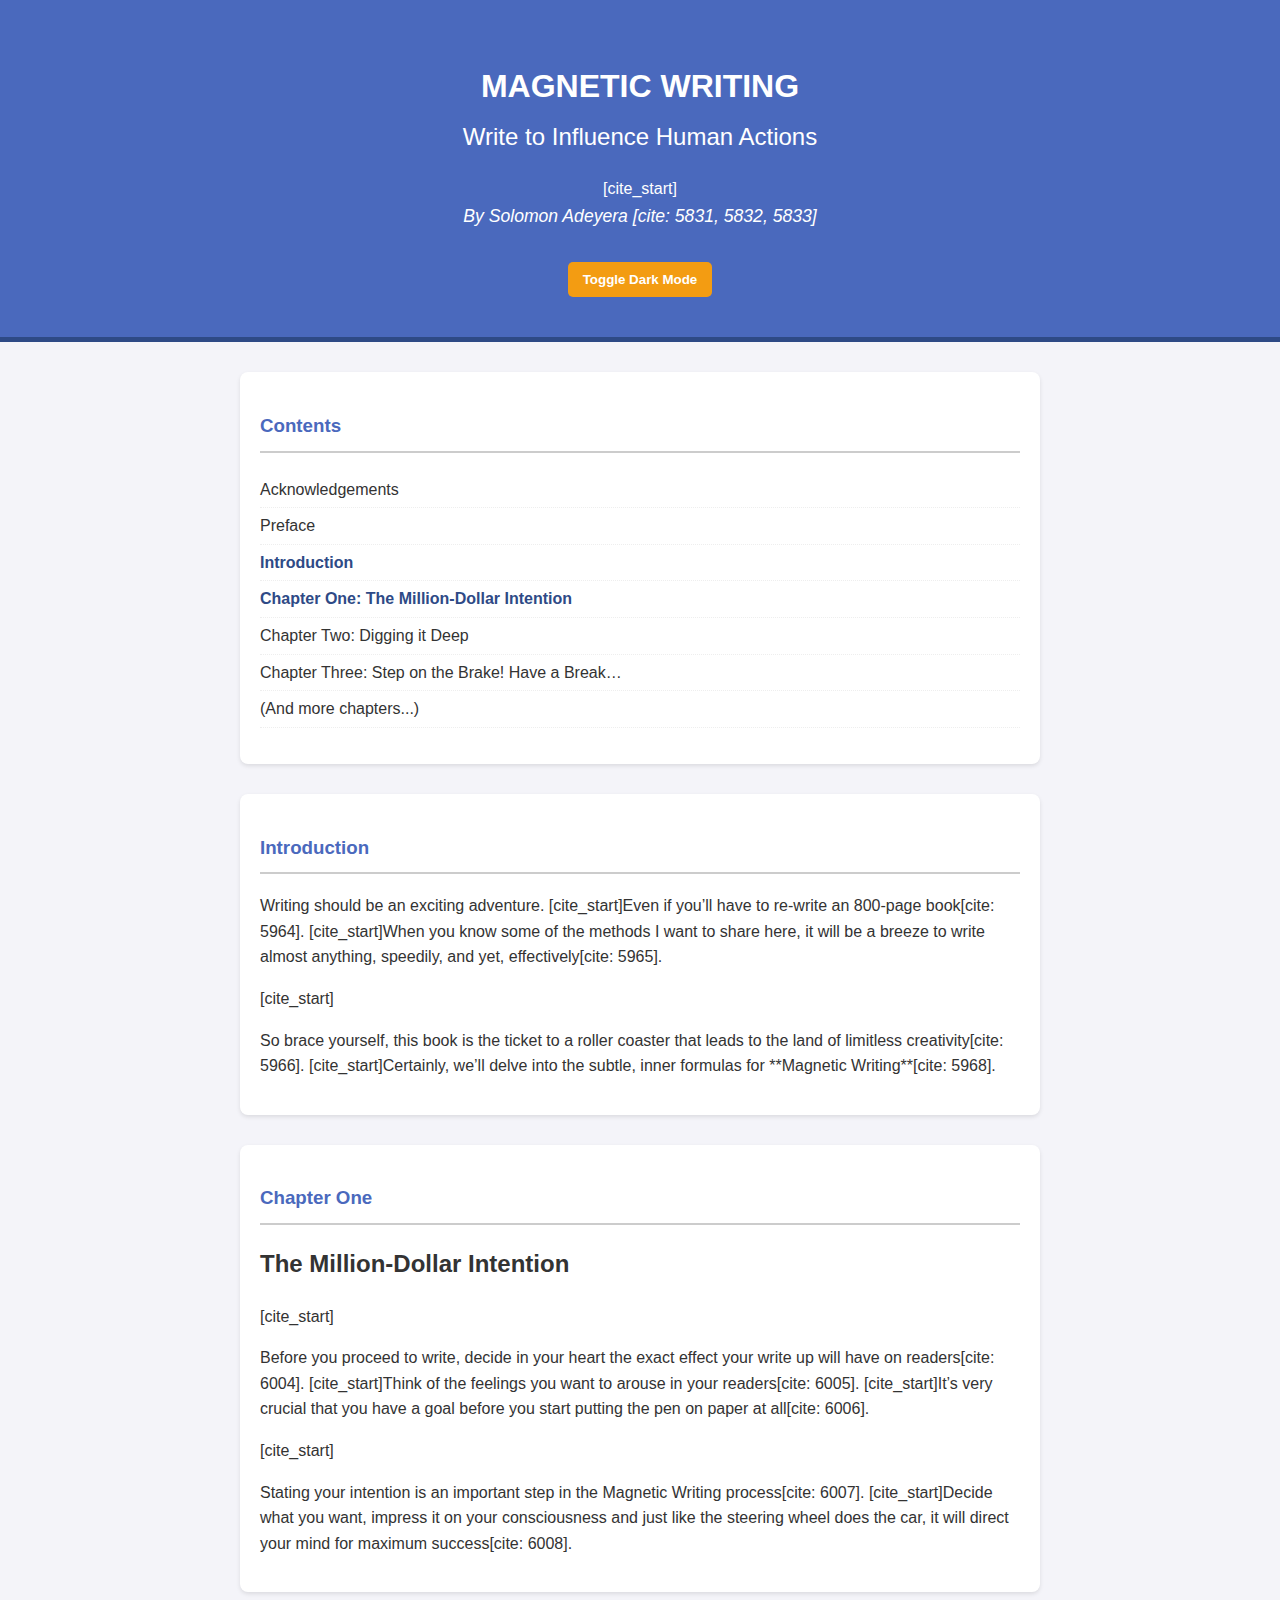
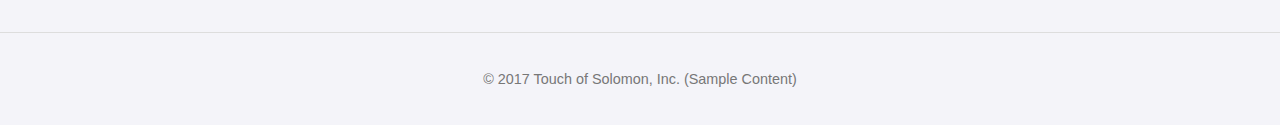
<file: book/index.html>
<!DOCTYPE html>
<html lang="en">
<head>
    <meta charset="UTF-8">
    <meta name="viewport" content="width=device-width, initial-scale=1.0">
    <title>Magnetic Writing Ebook</title>
    <link rel="stylesheet" href="style.css">
 <script src="script.js"></script>
    <script>
        tailwind.config = {
            theme: {
                extend: {
                    fontFamily: { sans: ['Inter', 'sans-serif'], },
                    colors: { midnight: '#030712', surface: '#111827', pink: '#f472b6', cyan: '#06b6d4', },
                }
            }
        }
    </script>   
</head>
<body>

    <header>
        <h1>MAGNETIC WRITING</h1>
        <h2>Write to Influence Human Actions</h2>
        [cite_start]<p class="author">By Solomon Adeyera [cite: 5831, 5832, 5833]</p>
        <button id="theme-toggle">Toggle Dark Mode</button>
    </header>

    <main>
        <section id="table-of-contents">
            <h3>Contents</h3>
            <ul>
                <li>Acknowledgements</li>
                <li>Preface</li>
                <li><a href="#introduction">Introduction</a></li>
                <li><a href="#chapter-one">Chapter One: The Million-Dollar Intention</a></li>
                <li>Chapter Two: Digging it Deep</li>
                <li>Chapter Three: Step on the Brake! Have a Break…</li>
                <li>(And more chapters...)</li>
            </ul>
        </section>

        <section id="introduction">
            <h3>Introduction</h3>
            <p>Writing should be an exciting adventure. [cite_start]Even if you’ll have to re-write an 800-page book[cite: 5964]. [cite_start]When you know some of the methods I want to share here, it will be a breeze to write almost anything, speedily, and yet, effectively[cite: 5965].</p>
            [cite_start]<p>So brace yourself, this book is the ticket to a roller coaster that leads to the land of limitless creativity[cite: 5966]. [cite_start]Certainly, we’ll delve into the subtle, inner formulas for **Magnetic Writing**[cite: 5968].</p>
        </section>

        <section id="chapter-one">
            <h3>Chapter One</h3>
            <h2>The Million-Dollar Intention</h2>
            [cite_start]<p>Before you proceed to write, decide in your heart the exact effect your write up will have on readers[cite: 6004]. [cite_start]Think of the feelings you want to arouse in your readers[cite: 6005]. [cite_start]It’s very crucial that you have a goal before you start putting the pen on paper at all[cite: 6006].</p>
            [cite_start]<p>Stating your intention is an important step in the Magnetic Writing process[cite: 6007]. [cite_start]Decide what you want, impress it on your consciousness and just like the steering wheel does the car, it will direct your mind for maximum success[cite: 6008].</p>
        </section>
    </main>

    <footer>
        <p>&copy; 2017 Touch of Solomon, Inc. (Sample Content)</p>
    </footer>

    <script src="script.js"></script>
</body>
</html>
</file>
<file: book/style.css>
/* General Styling */
body {
    font-family: Arial, sans-serif;
    line-height: 1.6;
    margin: 0;
    padding: 0;
    background-color: #f4f4f9;
    color: #333;
    transition: background-color 0.3s, color 0.3s;
}

.author {
    font-style: italic;
    font-size: 1.1em;
    margin-top: 0;
}

/* Header Styling */
header {
    background-color: #4a69bd;
    color: white;
    padding: 40px 20px;
    text-align: center;
    border-bottom: 5px solid #2e4a86;
}

header h1 {
    margin-bottom: 5px;
}

header h2 {
    font-weight: 300;
    margin-top: 5px;
}

/* Main Content Area */
main {
    max-width: 800px;
    margin: 30px auto;
    padding: 0 20px;
}

section {
    padding: 20px;
    margin-bottom: 30px;
    background: white;
    border-radius: 8px;
    box-shadow: 0 2px 4px rgba(0, 0, 0, 0.1);
}

section h3 {
    color: #4a69bd;
    border-bottom: 2px solid #ccc;
    padding-bottom: 10px;
}

/* Table of Contents Styling */
#table-of-contents ul {
    list-style: none;
    padding: 0;
}

#table-of-contents li {
    padding: 5px 0;
    border-bottom: 1px dotted #eee;
}

#table-of-contents a {
    text-decoration: none;
    color: #2e4a86;
    font-weight: bold;
}

/* Button Styling (for JavaScript interactivity) */
#theme-toggle {
    background-color: #f39c12;
    color: white;
    border: none;
    padding: 10px 15px;
    border-radius: 5px;
    cursor: pointer;
    font-weight: bold;
    margin-top: 15px;
}

/* Footer Styling */
footer {
    text-align: center;
    padding: 20px;
    margin-top: 40px;
    color: #777;
    font-size: 0.9em;
    border-top: 1px solid #ddd;
}

/* Dark Mode Classes (Toggled by JavaScript) */
body.dark-mode {
    background-color: #121212;
    color: #e0e0e0;
}

body.dark-mode header {
    background-color: #0d47a1;
    border-bottom-color: #1976d2;
}

body.dark-mode section {
    background: #1e1e1e;
    box-shadow: 0 2px 4px rgba(255, 255, 255, 0.1);
}

body.dark-mode section h3 {
    color: #90caf9;
    border-bottom-color: #333;
}

body.dark-mode #table-of-contents a {
    color: #bbdefb;
}
</file>
